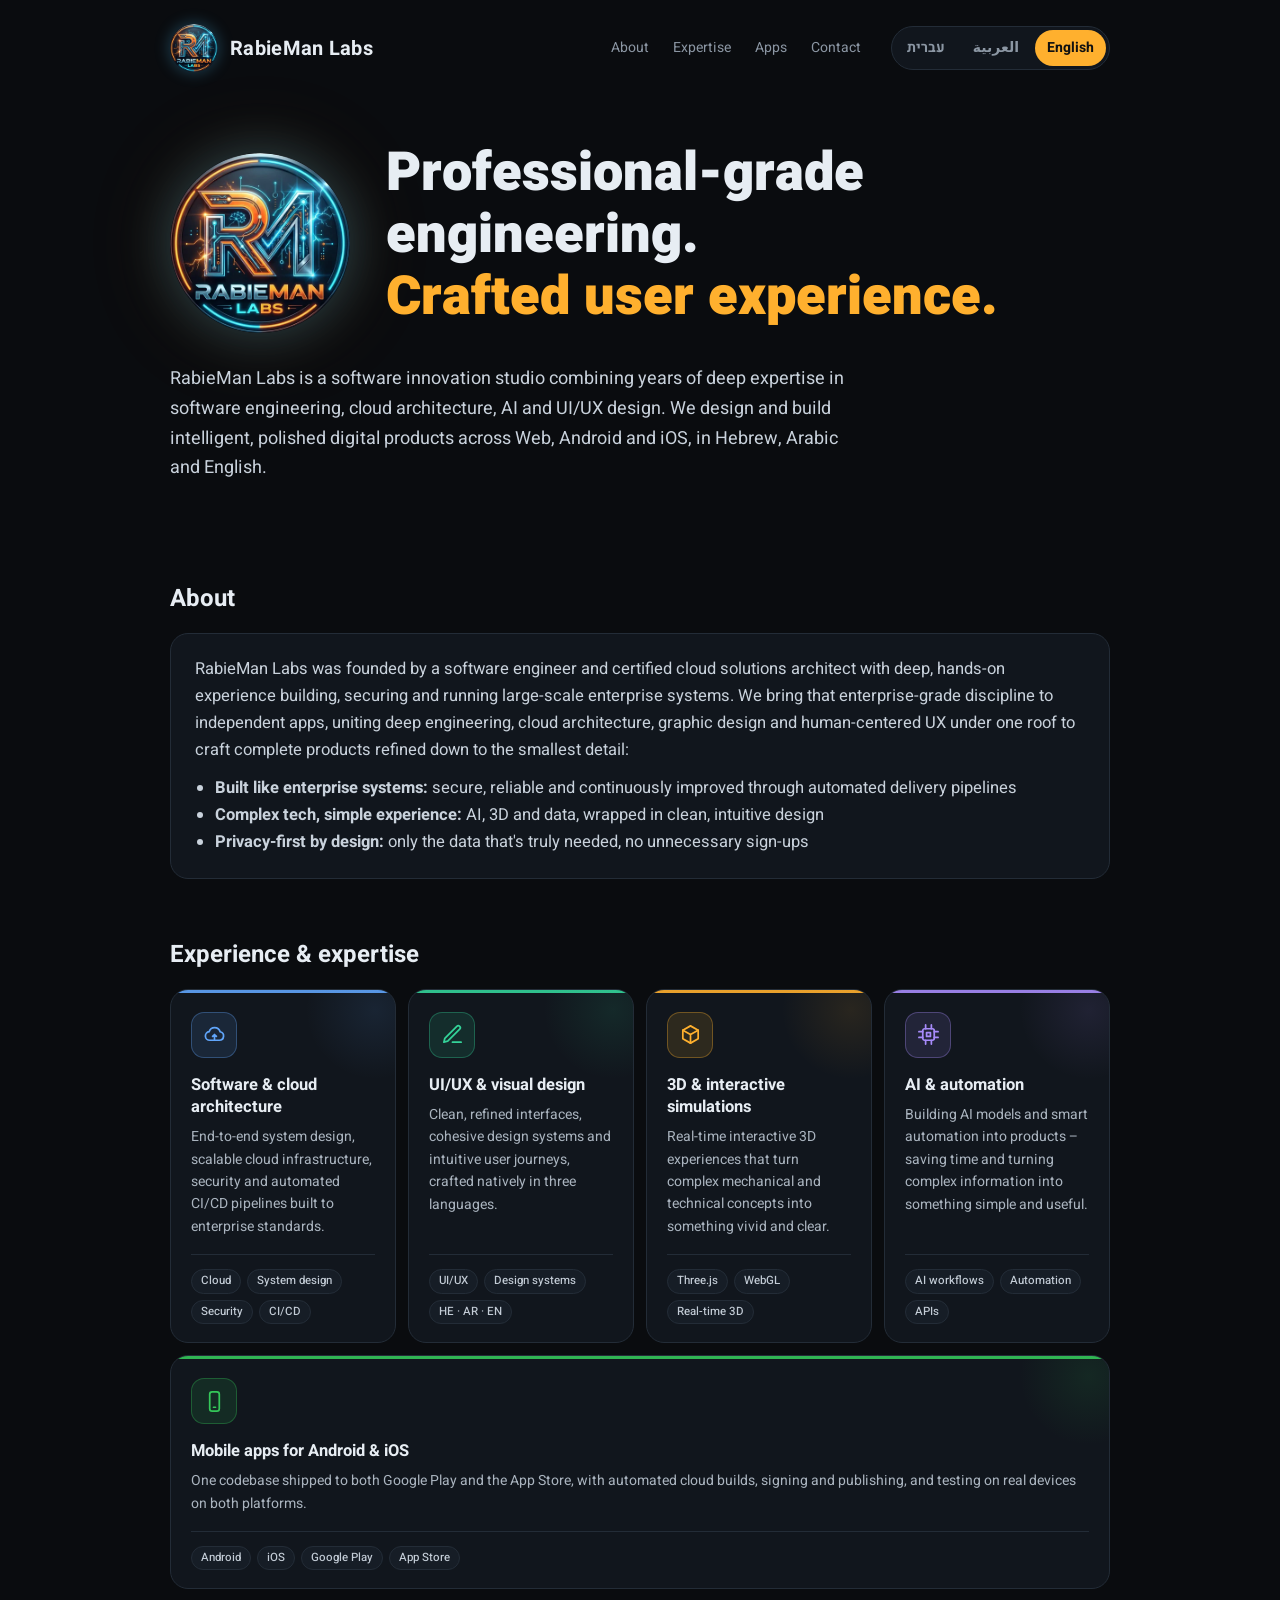
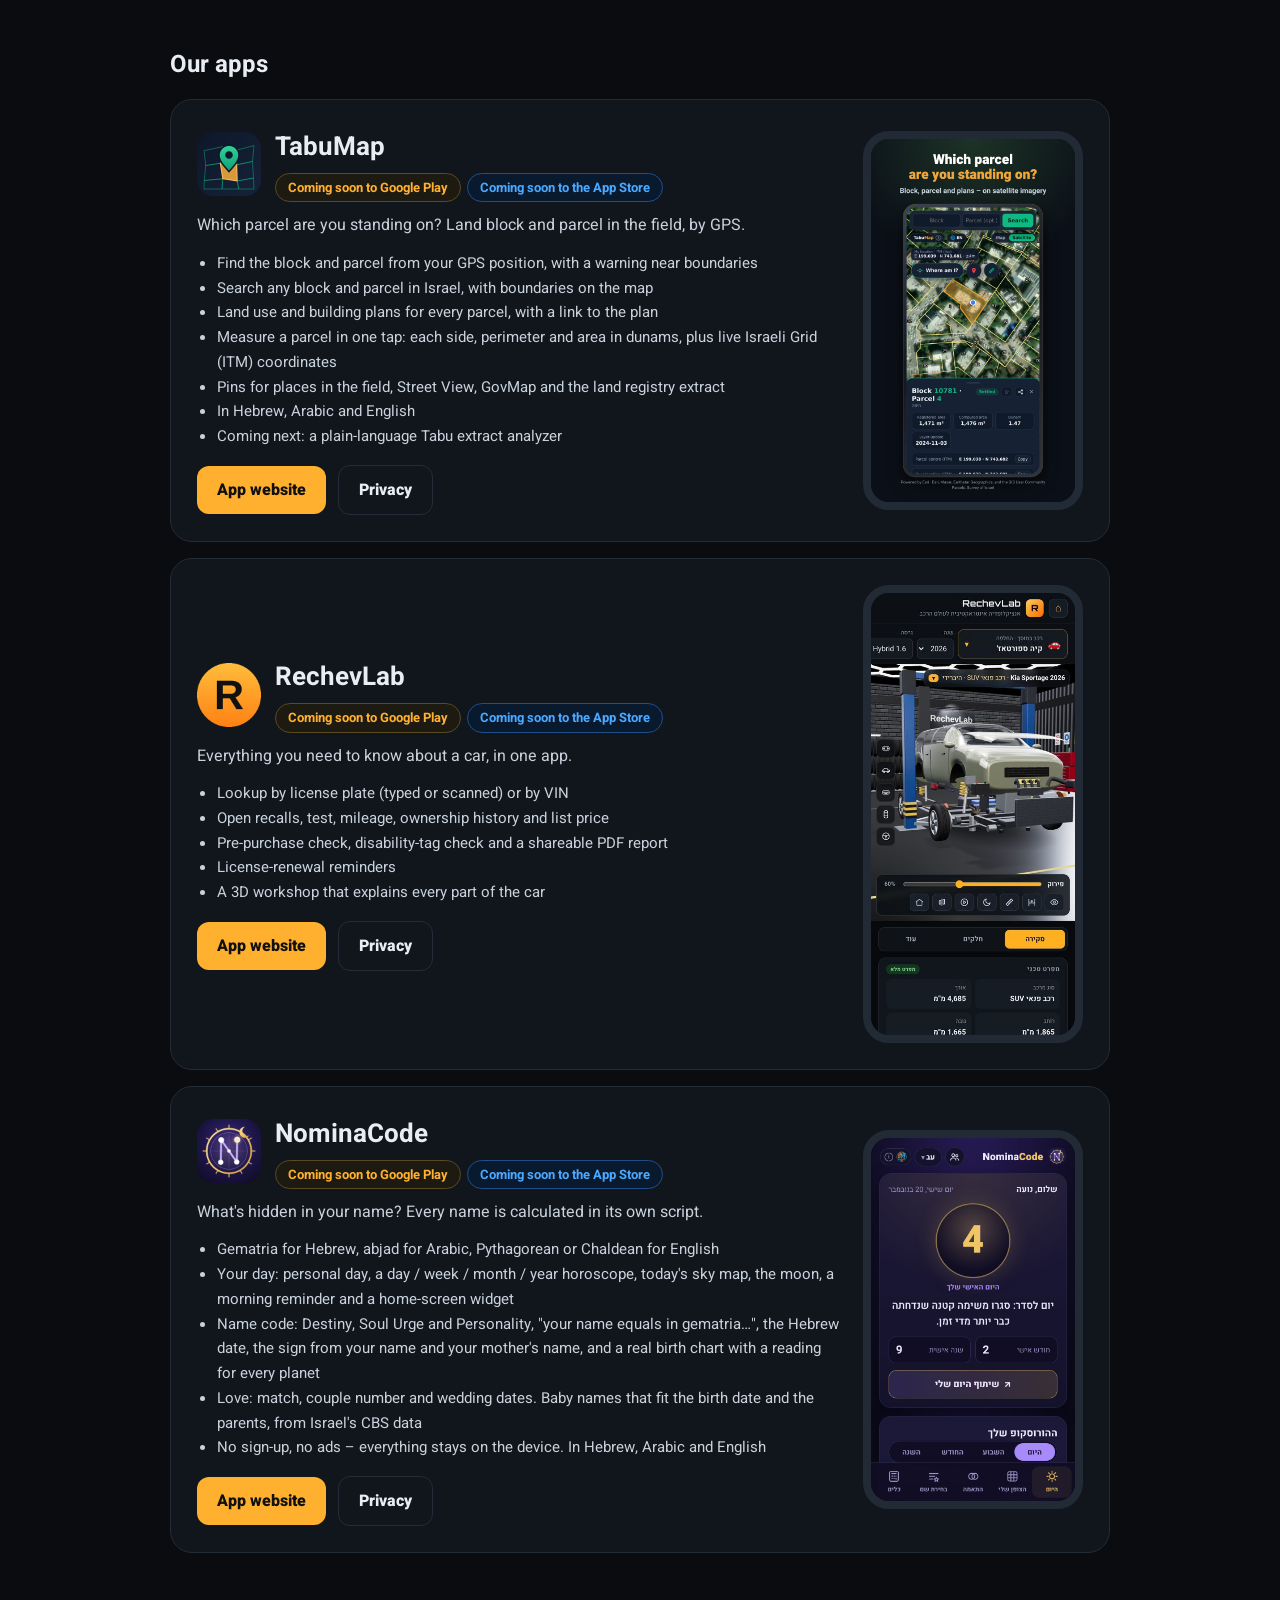
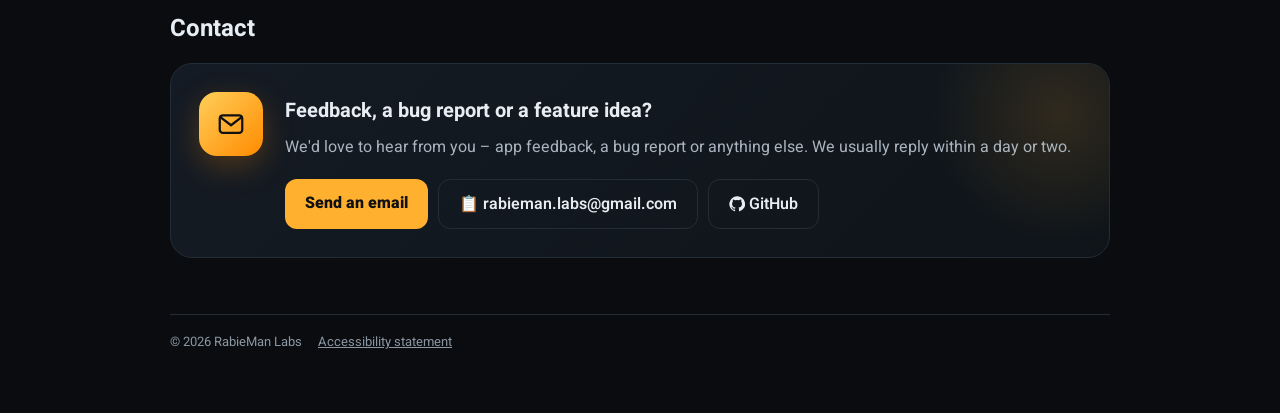
<file: index.html>
<!DOCTYPE html>
<html lang="he" dir="rtl">
<head>
<meta charset="utf-8">
<meta name="viewport" content="width=device-width, initial-scale=1">
<title>RabieMan Labs – אפליקציות וכלים חכמים</title>
<meta property="og:type" content="website">
<meta property="og:site_name" content="RabieMan Labs">
<meta property="og:title" content="RabieMan Labs – Professional-grade engineering. Crafted user experience.">
<meta property="og:description" content="Software engineering, cloud architecture, AI and UX/UI design – digital products in Hebrew, Arabic and English, across Web, Android and iOS. Home of RechevLab, TabuMap and NominaCode.">
<meta property="og:url" content="https://rabieman.github.io/">
<meta property="og:image" content="https://rabieman.github.io/img/og.jpg?v=2">
<meta property="og:image:width" content="1200">
<meta property="og:image:height" content="630">
<meta property="og:image:alt" content="RabieMan Labs – Professional-grade engineering. Crafted user experience.">
<meta property="og:locale" content="en_US">
<meta name="twitter:card" content="summary_large_image">
<meta name="twitter:title" content="RabieMan Labs – Professional-grade engineering. Crafted user experience.">
<meta name="twitter:description" content="Software engineering, cloud architecture, AI and UX/UI design – digital products in Hebrew, Arabic and English, across Web, Android and iOS. Home of RechevLab, TabuMap and NominaCode.">
<meta name="twitter:image" content="https://rabieman.github.io/img/og.jpg?v=2">
<meta name="description" content="RabieMan Labs – software engineering, systems architecture, cloud and UX design, turned into practical apps in Hebrew, Arabic and English, across Web, Android and iOS. Home of RechevLab, TabuMap and NominaCode.">
<link rel="canonical" href="https://rabieman.github.io/">
<script type="application/ld+json">
{
 "@context":"https://schema.org",
 "@graph":[
  {
   "@type":"Organization",
   "@id":"https://rabieman.github.io/#org",
   "name":"RabieMan Labs",
   "url":"https://rabieman.github.io/",
   "logo":"https://rabieman.github.io/img/logo.png",
   "image":"https://rabieman.github.io/img/og.jpg",
   "description":"Software engineering, cloud architecture, AI and UX/UI design – digital products in Hebrew, Arabic and English, across Web, Android and iOS.",
   "email":"rabieman.labs@gmail.com",
   "founder":{"@type":"Person","name":"Rabie Mansour"},
   "areaServed":"IL",
   "knowsLanguage":["he","ar","en"],
   "sameAs":["https://github.com/RabieMan"]
  },
  {
   "@type":"WebSite",
   "@id":"https://rabieman.github.io/#website",
   "url":"https://rabieman.github.io/",
   "name":"RabieMan Labs",
   "inLanguage":["he","ar","en"],
   "publisher":{"@id":"https://rabieman.github.io/#org"}
  }
 ]
}
</script>
<link rel="icon" href="img/favicon.png">
<link rel="preconnect" href="https://fonts.googleapis.com">
<link href="https://fonts.googleapis.com/css2?family=Heebo:wght@400;500;700;800;900&family=Cairo:wght@400;600;700;800;900&display=swap" rel="stylesheet">
<style>
:root{--bg:#0a0c0f;--card:#11161d;--line:#232c37;--tx:#e7edf3;--mut:#8b96a3;--acc:#ffb02e}
*{box-sizing:border-box}
body{margin:0;font-family:Heebo,"Segoe UI",system-ui,sans-serif;background:var(--bg);color:var(--tx);line-height:1.65}
html[lang="ar"] body{font-family:Cairo,Heebo,"Segoe UI",system-ui,sans-serif}
.wrap{max-width:980px;margin:0 auto;padding:24px 20px 60px}
header{display:flex;align-items:center;gap:12px}
.topnav{display:flex;gap:4px;margin-inline-start:auto}.topnav a{color:var(--mut);text-decoration:none;font-size:14px;padding:6px 10px;border-radius:16px}.topnav a:hover{color:inherit;background:var(--card)}.topnav+.lang{margin-inline-start:8px}.anchor{display:block;position:relative;top:-16px;visibility:hidden}html{scroll-behavior:smooth}@media (max-width:760px){.topnav{display:none}.topnav+.lang{margin-inline-start:auto}}

header img{width:48px;height:48px;border-radius:50%;box-shadow:0 0 16px rgba(80,200,255,.3)}
.emblem{display:block;width:180px;height:180px;border-radius:50%;margin:0 0 26px;box-shadow:0 0 50px rgba(80,200,255,.25),0 0 90px rgba(255,140,0,.15)}
.hrow{display:flex;align-items:center;gap:36px;margin-bottom:20px}.hrow .emblem{flex:none;margin:0}.hrow h1{margin:0}
@media (max-width:720px){.hrow{flex-direction:column;align-items:flex-start;gap:22px}.hrow .emblem{width:130px;height:130px;margin:0 auto}}
header b{font-size:20px;letter-spacing:.3px}
.lang{margin-inline-start:auto;display:flex;gap:4px;background:var(--card);border:1px solid var(--line);border-radius:22px;padding:3px}
.lang button{background:none;border:0;color:var(--mut);font:inherit;font-size:14px;font-weight:700;padding:6px 12px;border-radius:18px;cursor:pointer}
.lang button[aria-pressed="true"]{background:var(--acc);color:#111}
@media (max-width:480px){header b{display:none}.lang button{padding:6px 10px;font-size:13px}}
.hero{padding:70px 0 40px}
.hero h1{font-size:clamp(32px,6vw,54px);line-height:1.15;margin:0 0 16px;font-weight:900}
.hero h1 span{color:var(--acc)}
.hero p{font-size:18px;color:#c9d2dc;max-width:680px;margin:0}
h2{font-size:24px;margin:56px 0 14px}
.about{background:var(--card);border:1px solid var(--line);border-radius:18px;padding:22px 24px;color:#c9d2dc;font-size:16.5px}
.about ul{margin:10px 0 0;padding-inline-start:20px}
.caps{display:grid;grid-template-columns:repeat(4,1fr);gap:12px}.cap.wide{grid-column:1/-1}
.cap{background:var(--card);border:1px solid var(--line);border-radius:18px;padding:22px 20px 18px;position:relative;overflow:hidden;display:flex;flex-direction:column;transition:border-color .25s,transform .25s}
.cap:before{content:"";position:absolute;top:0;left:0;right:0;height:3px;background:var(--c);opacity:.9}
.cap:after{content:"";position:absolute;inset-inline-end:-50px;top:-50px;width:140px;height:140px;border-radius:50%;background:radial-gradient(var(--c),transparent 70%);opacity:.10;pointer-events:none}
.cap:hover{border-color:color-mix(in srgb,var(--c) 45%,var(--line));transform:translateY(-3px)}
.cap i{display:grid;place-items:center;width:46px;height:46px;border-radius:13px;font-style:normal;color:var(--c);background:color-mix(in srgb,var(--c) 12%,transparent);border:1px solid color-mix(in srgb,var(--c) 32%,transparent);margin-bottom:16px}
.cap i svg{width:23px;height:23px}
.cap b{display:block;font-size:16.5px;line-height:1.35;margin-bottom:8px}
.cap p{margin:0;color:#aab4bf;font-size:14px;line-height:1.6;flex:1}
.tags{display:flex;flex-wrap:wrap;gap:6px;margin-top:16px;padding-top:14px;border-top:1px solid var(--line)}
.tags span{font-size:11.5px;font-weight:500;color:#c3ccd6;background:#161d26;border:1px solid var(--line);border-radius:20px;padding:2px 9px;line-height:1.6}
@media (max-width:860px){.caps{grid-template-columns:repeat(2,1fr)}}
@media (max-width:480px){.caps{grid-template-columns:1fr}}
.app{display:grid;grid-template-columns:minmax(0,1fr) 220px;gap:24px;align-items:center;background:var(--card);border:1px solid var(--line);border-radius:22px;padding:26px}
.app .top{display:flex;align-items:center;gap:14px;margin-bottom:10px}
.app .top img{width:64px;height:64px;border-radius:16px}
.app h3{margin:0;font-size:26px}
.app .tag{display:inline-block;background:#1d1a12;border:1px solid #5a4a1f;color:var(--acc);border-radius:20px;padding:3px 12px;font-size:13px;font-weight:700}
.app p{margin:6px 0 12px;color:#c9d2dc}
.app ul{margin:0 0 16px;padding-inline-start:20px;color:#c9d2dc;font-size:15px}
.app .shot{width:100%;border-radius:26px;border:8px solid #222a35}
.app+.app{margin-top:16px}
.app .tag.dev{background:#0f2219;border-color:#1f5a43;color:#34d399}
.app .tag.ios{background:#0a1a2e;border-color:#1f4f8a;color:#4aa8ff;margin-inline-start:6px;margin-top:4px}
.lab{display:flex;gap:18px;align-items:center;margin-top:14px;background:linear-gradient(135deg,#121823,#0e1217);border:1px dashed #33404d;border-radius:20px;padding:20px 22px}
.lab .li{flex:none;width:58px;height:58px;border-radius:16px;display:grid;place-items:center;font-size:28px;background:linear-gradient(135deg,#60a5fa,#7c3aed)}
.lab h3{margin:0 0 4px;font-size:18px}
.lab p{margin:0;color:#aab4bf;font-size:14.5px}
.lab .tag{display:inline-block;margin-inline-start:8px;vertical-align:middle;font-size:11.5px;font-weight:700;color:#a5b4fc;border:1px solid #3b3f74;background:#171a33;border-radius:20px;padding:2px 10px}
.btn{display:inline-block;background:var(--acc);color:#111;text-decoration:none;font-weight:800;border-radius:12px;padding:11px 20px;margin-inline-end:8px}
.btn.ghost{background:none;color:var(--tx);border:1px solid var(--line)}
.cbox{display:flex;gap:22px;align-items:flex-start;background:linear-gradient(135deg,#141b24,#0f1419);border:1px solid var(--line);border-radius:22px;padding:28px;position:relative;overflow:hidden}
.cbox:before{content:"";position:absolute;inset-inline-end:-80px;top:-80px;width:260px;height:260px;border-radius:50%;background:radial-gradient(#ffb02e22,transparent 70%)}
.cico{flex:none;width:64px;height:64px;border-radius:18px;display:grid;place-items:center;color:#111;background:linear-gradient(135deg,#ffcf5a,#ff8a00);box-shadow:0 10px 30px rgba(255,140,0,.25)}
.ctx{position:relative}.ctx h3{margin:2px 0 8px;font-size:20px}.ctx p{margin:0 0 18px;color:#aab4bf;line-height:1.6}
.cact{display:flex;flex-wrap:wrap;gap:10px}.cact .btn{margin:0;font:inherit;font-weight:800;cursor:pointer}.cact .ghost{font-weight:600}.cmOk{color:#4ade80}
@media(max-width:600px){.cbox{flex-direction:column;padding:22px}.cact .btn{flex:1 1 100%;text-align:center}}
footer{border-top:1px solid var(--line);margin-top:56px;padding-top:16px;color:var(--mut);font-size:13px;display:flex;gap:16px;flex-wrap:wrap}
footer a{color:var(--mut)}
html[lang="he"] [data-l]:not([data-l="he"]),html[lang="en"] [data-l]:not([data-l="en"]),html[lang="ar"] [data-l]:not([data-l="ar"]){display:none!important}
@media (max-width:720px){.app{grid-template-columns:1fr}.app .shot{max-width:240px;justify-self:center}.hero{padding:44px 0 24px}.lab{flex-direction:column;align-items:flex-start}}
</style>
</head>
<body>
<div class="wrap">
<header>
 <img src="img/logo.png" alt="RabieMan Labs logo">
 <b>RabieMan Labs</b>
 <nav class="topnav" aria-label="Sections">
  <a href="#about"><span data-l="he">אודות</span><span data-l="ar">من نحن</span><span data-l="en">About</span></a>
  <a href="#expertise"><span data-l="he">מומחיות</span><span data-l="ar">الخبرة</span><span data-l="en">Expertise</span></a>
  <a href="#apps"><span data-l="he">אפליקציות</span><span data-l="ar">التطبيقات</span><span data-l="en">Apps</span></a>
  <a href="#contact"><span data-l="he">צור קשר</span><span data-l="ar">تواصل</span><span data-l="en">Contact</span></a>
 </nav>
 <div class="lang" role="group" aria-label="Language / שפה / اللغة">
  <button type="button" data-set="he" aria-pressed="true">עברית</button>
  <button type="button" data-set="ar" aria-pressed="false">العربية</button>
  <button type="button" data-set="en" aria-pressed="false">English</button>
 </div>
</header>

<section class="hero">
 <div class="hrow">
 <img class="emblem" src="img/rabieman-labs.webp" alt="RabieMan Labs logo" width="180" height="180">
 <div>
 <h1 data-l="he">הנדסת תוכנה מתקדמת. <br><span>חוויית משתמש מוקפדת.</span></h1>
 <h1 data-l="ar">هندسة برمجيات متقدمة. <br><span>وتجربة مستخدم متقنة.</span></h1>
 <h1 data-l="en">Professional-grade engineering. <br><span>Crafted user experience.</span></h1>
 </div>
 </div>
 <p data-l="he">RabieMan Labs היא מעבדת פיתוח וחדשנות המשלבת ניסיון רב-שנים בהנדסת תוכנה, ארכיטקטורת מערכות וענן, בינה מלאכותית ועיצוב חוויית משתמש (UI/UX). אנו מתכננים ובונים מוצרים דיגיטליים חכמים ומוקפדים ל-<bdi dir="ltr">Web</bdi>, <bdi dir="ltr">Android</bdi> ו-<bdi dir="ltr">iOS</bdi>, בעברית, בערבית ובאנגלית.</p>
 <p data-l="ar">RabieMan Labs استوديو لتطوير البرمجيات والابتكار يجمع بين سنوات طويلة من الخبرة في هندسة البرمجيات، بنية الأنظمة والسحابة، الذكاء الاصطناعي، وتصميم واجهات وتجربة المستخدم (UI/UX). نصمّم ونطوّر منتجات رقمية ذكية ومتقنة للويب ولمنصّتَي <bdi dir="ltr">Android</bdi> و&nbsp;<bdi dir="ltr">iOS</bdi>، بالعربية والعبرية والإنجليزية.</p>
 <p data-l="en">RabieMan Labs is a software innovation studio combining years of deep expertise in software engineering, cloud architecture, AI and UI/UX design. We design and build intelligent, polished digital products across Web, Android and iOS, in Hebrew, Arabic and English.</p>
</section>

<a class="anchor" id="about"></a>
<h2 data-l="he">אודות</h2>
<h2 data-l="ar">من نحن</h2>
<h2 data-l="en">About</h2>
<div class="about">
 <div data-l="he">
  <p style="margin:0">RabieMan Labs נוסדה על ידי מהנדס תוכנה וארכיטקט פתרונות ענן מוסמך, בעל ניסיון מעשי עמוק בבנייה, אבטחה והפעלה של מערכות ארגוניות רחבות היקף. אנו מביאים את אותה רמה מקצועית לאפליקציות עצמאיות, ומשלבים תחת קורת גג אחת הנדסה מעמיקה, ארכיטקטורת ענן, עיצוב גרפי וחוויית משתמש שבמרכזה האדם, כדי ליצור מוצרים שלמים ומלוטשים עד הפרט האחרון:</p>
  <ul><li><b>בנויות כמו מערכות ארגוניות:</b> מאובטחות, אמינות ומשתפרות כל הזמן בזכות תהליכי פיתוח והפצה אוטומטיים</li><li><b>טכנולוגיה מורכבת, חוויה פשוטה:</b> AI, תלת-ממד ודאטה בעיצוב נקי ואינטואיטיבי</li><li><b>פרטיות כבר מהתכנון:</b> רק המידע שבאמת נחוץ, בלי הרשמות מיותרות</li></ul>
 </div>
 <div data-l="ar">
  <p style="margin:0">أسّس RabieMan Labs مهندس برمجيات ومعماري حلول سحابية معتمد، يتمتع بخبرة عملية عميقة في بناء وتأمين وتشغيل أنظمة مؤسسية واسعة النطاق. ننقل هذا المستوى المهني إلى التطبيقات المستقلة، فنجمع تحت سقف واحد بين الهندسة المتقنة وهندسة السحابة والتصميم الجرافيكي وتجربة المستخدم المتمحورة حول الإنسان، لنصنع منتجات متكاملة مصقولة حتى أدق التفاصيل:</p>
  <ul><li><b>مبنية كأنظمة المؤسسات:</b> آمنة وموثوقة وتتحسن باستمرار عبر عمليات تطوير ونشر مؤتمتة</li><li><b>تقنية معقدة، تجربة بسيطة:</b> ذكاء اصطناعي وتقنيات ثلاثية الأبعاد وبيانات، بتصميم نظيف وبديهي</li><li><b>الخصوصية أولاً منذ التصميم:</b> فقط البيانات الضرورية فعلاً، دون تسجيلات غير لازمة</li></ul>
 </div>
 <div data-l="en">
  <p style="margin:0">RabieMan Labs was founded by a software engineer and certified cloud solutions architect with deep, hands-on experience building, securing and running large-scale enterprise systems. We bring that enterprise-grade discipline to independent apps, uniting deep engineering, cloud architecture, graphic design and human-centered UX under one roof to craft complete products refined down to the smallest detail:</p>
  <ul><li><b>Built like enterprise systems:</b> secure, reliable and continuously improved through automated delivery pipelines</li><li><b>Complex tech, simple experience:</b> AI, 3D and data, wrapped in clean, intuitive design</li><li><b>Privacy-first by design:</b> only the data that's truly needed, no unnecessary sign-ups</li></ul>
 </div>
</div>

<a class="anchor" id="expertise"></a>
<h2 data-l="he">ניסיון ומומחיות</h2>
<h2 data-l="ar">الخبرة والتخصص</h2>
<h2 data-l="en">Experience &amp; expertise</h2>
<div class="caps">
 <div class="cap" style="--c:#60a5fa"><i aria-hidden="true"><svg viewBox="0 0 24 24" fill="none" stroke="currentColor" stroke-width="1.8" stroke-linecap="round" stroke-linejoin="round"><path d="M7 18a4.5 4.5 0 0 1-.6-8.96A6 6 0 0 1 17.9 9.1 4.5 4.5 0 0 1 17 18z"/><path d="m10 14 2-2 2 2M12 12v5"/></svg></i>
  <b data-l="he">ארכיטקטורת תוכנה וענן</b><b data-l="ar">هندسة البرمجيات والسحابة</b><b data-l="en">Software &amp; cloud architecture</b>
  <p data-l="he">תכנון מערכות מקצה לקצה, תשתיות ענן שגדלות עם המוצר, אבטחה ותהליכי CI/CD אוטומטיים ברמה ארגונית.</p><p data-l="ar">تصميم أنظمة متكاملة وبنية سحابية قابلة للتوسع، مع أمان وعمليات CI/CD مؤتمتة بمستوى مؤسسي.</p><p data-l="en">End-to-end system design, scalable cloud infrastructure, security and automated CI/CD pipelines built to enterprise standards.</p>
  <div class="tags" dir="ltr"><span>Cloud</span><span>System design</span><span>Security</span><span>CI/CD</span></div></div>
 <div class="cap" style="--c:#34d399"><i aria-hidden="true"><svg viewBox="0 0 24 24" fill="none" stroke="currentColor" stroke-width="1.8" stroke-linecap="round" stroke-linejoin="round"><path d="M12 20h9"/><path d="M16.5 3.5a2.12 2.12 0 0 1 3 3L7 19l-4 1 1-4z"/></svg></i>
  <b data-l="he">עיצוב גרפי וחוויית משתמש</b><b data-l="ar">التصميم الجرافيكي وتجربة المستخدم</b><b data-l="en">UI/UX &amp; visual design</b>
  <p data-l="he">עיצוב ממשקים נקיים ומדויקים, מערכות עיצוב מוקפדות וחוויית משתמש אינטואיטיבית, המותאמת באופן טבעי לשלוש שפות.</p><p data-l="ar">تصميم واجهات نظيفة ومتقنة وتجربة استخدام سلسة وبديهية مصممة بشكل طبيعي بثلاث لغات.</p><p data-l="en">Clean, refined interfaces, cohesive design systems and intuitive user journeys, crafted natively in three languages.</p>
  <div class="tags" dir="ltr"><span>UI/UX</span><span>Design systems</span><span>HE · AR · EN</span></div></div>
 <div class="cap" style="--c:#ffb02e"><i aria-hidden="true"><svg viewBox="0 0 24 24" fill="none" stroke="currentColor" stroke-width="1.8" stroke-linecap="round" stroke-linejoin="round"><path d="M12 3 20 7.5v9L12 21l-8-4.5v-9z"/><path d="M12 12l8-4.5M12 12v9M12 12 4 7.5"/></svg></i>
  <b data-l="he">תלת-ממד והדמיות אינטראקטיביות</b><b data-l="ar">رسوميات ثلاثية الأبعاد ومحاكاة تفاعلية</b><b data-l="en">3D &amp; interactive simulations</b>
  <p data-l="he">חוויות תלת-ממד אינטראקטיביות בזמן אמת, שהופכות מערכות הנדסיות מורכבות לחוויה חיה וברורה.</p><p data-l="ar">تجارب تفاعلية ثلاثية الأبعاد في الوقت الفعلي تحوّل الأنظمة الهندسية المعقدة إلى تجربة بصرية حية وواضحة.</p><p data-l="en">Real-time interactive 3D experiences that turn complex mechanical and technical concepts into something vivid and clear.</p>
  <div class="tags" dir="ltr"><span>Three.js</span><span>WebGL</span><span>Real-time 3D</span></div></div>
 <div class="cap" style="--c:#a78bfa"><i aria-hidden="true"><svg viewBox="0 0 24 24" fill="none" stroke="currentColor" stroke-width="1.8" stroke-linecap="round" stroke-linejoin="round"><rect x="6" y="6" width="12" height="12" rx="2"/><path d="M10 10h4v4h-4zM9 2v4M15 2v4M9 18v4M15 18v4M2 9h4M2 15h4M18 9h4M18 15h4"/></svg></i>
  <b data-l="he">בינה מלאכותית ואוטומציה</b><b data-l="ar">الذكاء الاصطناعي والأتمتة</b><b data-l="en">AI &amp; automation</b>
  <p data-l="he">שילוב מודלי AI ואוטומציות חכמות בתוך המוצרים, כדי לחסוך זמן ולהפוך מידע מורכב לפשוט ושימושי.</p><p data-l="ar">دمج نماذج الذكاء الاصطناعي والأتمتة الذكية داخل المنتجات لتوفير الوقت وتحويل المعلومات المعقدة إلى بسيطة ومفيدة.</p><p data-l="en">Building AI models and smart automation into products – saving time and turning complex information into something simple and useful.</p>
  <div class="tags" dir="ltr"><span>AI workflows</span><span>Automation</span><span>APIs</span></div></div>
 <div class="cap wide" style="--c:#34c759"><i aria-hidden="true"><svg viewBox="0 0 24 24" fill="none" stroke="currentColor" stroke-width="1.8" stroke-linecap="round" stroke-linejoin="round"><rect x="7" y="2" width="10" height="20" rx="2.5"/><path d="M11 18h2"/></svg></i>
  <b data-l="he">אפליקציות מובייל ל-<bdi dir="ltr">Android</bdi> ול-<bdi dir="ltr">iOS</bdi></b><b data-l="ar">تطبيقات الهاتف لـ <bdi dir="ltr">Android</bdi> و&nbsp;<bdi dir="ltr">iOS</bdi></b><b data-l="en">Mobile apps for Android &amp; iOS</b>
  <p data-l="he">בסיס קוד אחד שמופץ גם ב-<bdi dir="ltr">Google Play</bdi> וגם ב-<bdi dir="ltr">App Store</bdi>, עם בנייה, חתימה ופרסום אוטומטיים בענן, ובדיקות על מכשירים אמיתיים בשתי הפלטפורמות.</p><p data-l="ar">قاعدة برمجية واحدة تُنشر على <bdi dir="ltr">Google Play</bdi> و&nbsp;<bdi dir="ltr">App Store</bdi> معًا، مع بناء وتوقيع ونشر مؤتمت في السحابة، واختبارات على أجهزة حقيقية في المنصتين.</p><p data-l="en">One codebase shipped to both Google Play and the App Store, with automated cloud builds, signing and publishing, and testing on real devices on both platforms.</p>
  <div class="tags" dir="ltr"><span>Android</span><span>iOS</span><span>Google Play</span><span>App Store</span></div></div>
</div>

<a class="anchor" id="apps"></a>
<h2 data-l="he">האפליקציות שלנו</h2>
<h2 data-l="ar">تطبيقاتنا</h2>
<h2 data-l="en">Our apps</h2>
<article class="app">
 <div>
  <div class="top"><img src="img/tabumap.png" alt=""><div><h3>TabuMap</h3><span class="tag" data-l="he">בקרוב ב-Google Play</span><span class="tag" data-l="ar">قريبًا على Google Play</span><span class="tag" data-l="en">Coming soon to Google Play</span><span class="tag ios" data-l="he">בקרוב ב-App Store</span><span class="tag ios" data-l="ar">قريبًا على App Store</span><span class="tag ios" data-l="en">Coming soon to the App Store</span></div></div>
  <p data-l="he">על איזו חלקה אתם עומדים? גוש וחלקה בשטח, לפי GPS.</p>
  <p data-l="ar">على أي قسيمة تقف؟ الحوض والقسيمة في الميدان، حسب الـ GPS.</p>
  <p data-l="en">Which parcel are you standing on? Land block and parcel in the field, by GPS.</p>
  <ul data-l="he"><li>איתור גוש וחלקה לפי GPS, עם התראה כשאתם ליד גבול</li><li>חיפוש גוש וחלקה בכל הארץ, עם גבולות המגרשים על המפה</li><li>ייעוד הקרקע ותוכניות הבנייה לכל חלקה, עם קישור למבא״ת</li><li>מדידת חלקה בלחיצה: אורך כל צלע, היקף ושטח בדונם, ונ״צ רשת ישראל בזמן אמת</li><li>נעצים למיקומים בשטח, Street View, GovMap ונסח טאבו</li><li>בעברית, בערבית ובאנגלית</li><li>בהמשך: מפענח נסחי טאבו בשפה פשוטה</li></ul>
  <ul data-l="ar"><li>تحديد الحوض والقسيمة حسب الـ GPS، مع تنبيه عند الاقتراب من الحدود</li><li>البحث حسب الحوض والقسيمة في كل البلاد، مع حدود القسائم على الخارطة</li><li>تخصيص الأرض والخرائط الهيكلية لكل قسيمة، مع رابط إلى موقع التخطيط</li><li>قياس القسيمة بنقرة: طول كل ضلع، المحيط والمساحة بالدونم، وإحداثيات الشبكة الإسرائيلية مباشرةً</li><li>دبابيس للمواقع في الميدان، Street View وGovMap ونسخة طابو</li><li>بالعربية والعبرية والإنجليزية</li><li>قريبًا: محلل لنسخ الطابو بلغة بسيطة</li></ul>
  <ul data-l="en"><li>Find the block and parcel from your GPS position, with a warning near boundaries</li><li>Search any block and parcel in Israel, with boundaries on the map</li><li>Land use and building plans for every parcel, with a link to the plan</li><li>Measure a parcel in one tap: each side, perimeter and area in dunams, plus live Israeli Grid (ITM) coordinates</li><li>Pins for places in the field, Street View, GovMap and the land registry extract</li><li>In Hebrew, Arabic and English</li><li>Coming next: a plain-language Tabu extract analyzer</li></ul>
  <a class="btn" href="https://rabieman.github.io/tabumap-site/"><span data-l="he">לאתר האפליקציה</span><span data-l="ar">موقع التطبيق</span><span data-l="en">App website</span></a>
  <a class="btn ghost" href="https://rabieman.github.io/tabumap-site/privacy.html"><span data-l="he">פרטיות</span><span data-l="ar">الخصوصية</span><span data-l="en">Privacy</span></a>
 </div>
 <img class="shot" data-l="he" src="img/tabumap-shot-he.jpg?v=5" alt="TabuMap"><img class="shot" data-l="ar" src="img/tabumap-shot-ar.jpg?v=5" alt="TabuMap"><img class="shot" data-l="en" src="img/tabumap-shot-en.jpg?v=5" alt="TabuMap">
</article>

<article class="app">
 <div>
  <div class="top"><img src="img/rechevlab.png" alt=""><div><h3>RechevLab</h3><span class="tag" data-l="he">בקרוב ב-Google Play</span><span class="tag" data-l="ar">قريبًا على Google Play</span><span class="tag" data-l="en">Coming soon to Google Play</span><span class="tag ios" data-l="he">בקרוב ב-App Store</span><span class="tag ios" data-l="ar">قريبًا على App Store</span><span class="tag ios" data-l="en">Coming soon to the App Store</span></div></div>
  <p data-l="he">כל מה שצריך לדעת על רכב, באפליקציה אחת.</p>
  <p data-l="ar">كل ما تحتاج معرفته عن السيارة، في تطبيق واحد.</p>
  <p data-l="en">Everything you need to know about a car, in one app.</p>
  <ul data-l="he"><li>בדיקת רכב לפי מספר רישוי (גם בסריקה במצלמה) או לפי מספר שלדה</li><li>ריקולים פתוחים, טסט, ק"מ, היסטוריית בעלות ומחיר מחירון</li><li>בדיקה לפני קנייה, בדיקת תו נכה ודוח PDF לשיתוף</li><li>תזכורות לחידוש רישיון</li><li>מוסך תלת-ממד שמסביר כל חלק ברכב</li></ul>
  <ul data-l="ar"><li>فحص السيارة حسب رقم اللوحة (كتابةً أو بالمسح بالكاميرا) أو رقم الشاصي</li><li>الاستدعاءات المفتوحة، الفحص، الكيلومترات، تاريخ الملكية والسعر</li><li>فحص قبل الشراء، فحص شارة الإعاقة وتقرير PDF للمشاركة</li><li>تذكيرات تجديد الترخيص</li><li>ورشة ثلاثية الأبعاد تشرح كل قطعة في السيارة</li></ul>
  <ul data-l="en"><li>Lookup by license plate (typed or scanned) or by VIN</li><li>Open recalls, test, mileage, ownership history and list price</li><li>Pre-purchase check, disability-tag check and a shareable PDF report</li><li>License-renewal reminders</li><li>A 3D workshop that explains every part of the car</li></ul>
  <a class="btn" href="https://rabieman.github.io/rechevlab-site/"><span data-l="he">לאתר האפליקציה</span><span data-l="ar">موقع التطبيق</span><span data-l="en">App website</span></a>
  <a class="btn ghost" href="https://rabieman.github.io/rechevlab-site/privacy.html"><span data-l="he">פרטיות</span><span data-l="ar">الخصوصية</span><span data-l="en">Privacy</span></a>
 </div>
 <img class="shot" src="img/rechevlab-shot.jpg" alt="RechevLab">
</article>

<article class="app">
 <div>
  <div class="top"><img src="img/nominacode.png" alt=""><div><h3>NominaCode</h3><span class="tag" data-l="he">בקרוב ב-Google Play</span><span class="tag" data-l="ar">قريبًا على Google Play</span><span class="tag" data-l="en">Coming soon to Google Play</span><span class="tag ios" data-l="he">בקרוב ב-App Store</span><span class="tag ios" data-l="ar">قريبًا على App Store</span><span class="tag ios" data-l="en">Coming soon to the App Store</span></div></div>
  <p data-l="he">מה מסתתר בשם שלך? צופן השם – כל שם מחושב בכתב שלו.</p>
  <p data-l="ar">ماذا يخفي اسمك؟ شفرة الاسم – كل اسم يُحسب بأبجديته.</p>
  <p data-l="en">What's hidden in your name? Every name is calculated in its own script.</p>
  <ul data-l="he"><li>גימטריה לעברית, אבג׳ד לערבית ופיתגורס או כלדאי לאנגלית</li><li>היום שלך: מספר יום אישי, הורוסקופ ליום, לשבוע, לחודש ולשנה, מפת השמיים היום, הירח, תזכורת בוקר וווידג׳ט למסך הבית</li><li>צופן השם: ייעוד, תשוקת הנשמה ואישיות, "השם שלך שווה בגימטריה ל…", התאריך העברי, המזל לפי השם ושם האם ומפת לידה אמיתית עם פרשנות לכל כוכב</li><li>זוגיות: התאמה, מספר זוגי ותאריכים לחתונה. בחירת שם לתינוק לפי התאריך וההורים, מנתוני הלמ״ס</li><li>בלי הרשמה ובלי פרסומות, הכול נשאר במכשיר. בעברית, בערבית ובאנגלית</li></ul>
  <ul data-l="ar"><li>الجُمَّل (أبجد) للعربية، الجماتريا للعبرية، وفيثاغورس أو الكلداني للإنجليزية</li><li>يومك: رقم اليوم الشخصي، حظك اليوم والأسبوع والشهر والسنة، خريطة السماء اليوم، القمر، تذكير صباحي وأداة للشاشة الرئيسية</li><li>شفرة الاسم: رقم المصير ورغبة الروح والشخصية، برجك من اسمك واسم أمك بحساب الجُمَّل، معنى الاسم وخريطة ميلاد حقيقية مع تفسير لكل كوكب</li><li>التوافق: توافق الأسماء بحساب الجُمَّل، الرقم الزوجي ومواعيد للزفاف. اسم للمولود يناسب التاريخ والوالدين</li><li>بلا تسجيل وبلا إعلانات، كل شيء يبقى على الجهاز. بالعربية والعبرية والإنجليزية</li></ul>
  <ul data-l="en"><li>Gematria for Hebrew, abjad for Arabic, Pythagorean or Chaldean for English</li><li>Your day: personal day, a day / week / month / year horoscope, today's sky map, the moon, a morning reminder and a home-screen widget</li><li>Name code: Destiny, Soul Urge and Personality, "your name equals in gematria…", the Hebrew date, the sign from your name and your mother's name, and a real birth chart with a reading for every planet</li><li>Love: match, couple number and wedding dates. Baby names that fit the birth date and the parents, from Israel's CBS data</li><li>No sign-up, no ads – everything stays on the device. In Hebrew, Arabic and English</li></ul>
  <a class="btn" href="https://rabieman.github.io/nominacode-site/"><span data-l="he">לאתר האפליקציה</span><span data-l="ar">موقع التطبيق</span><span data-l="en">App website</span></a>
  <a class="btn ghost" href="https://rabieman.github.io/nominacode-site/privacy.html"><span data-l="he">פרטיות</span><span data-l="ar">الخصوصية</span><span data-l="en">Privacy</span></a>
 </div>
 <img class="shot" src="img/nominacode-shot.jpg" alt="NominaCode">
</article>

<a class="anchor" id="contact"></a>
<h2 data-l="he">יצירת קשר</h2>
<h2 data-l="ar">تواصل معنا</h2>
<h2 data-l="en">Contact</h2>
<div class="cbox">
 <div class="cico" aria-hidden="true"><svg viewBox="0 0 24 24" width="30" height="30" fill="none" stroke="currentColor" stroke-width="1.8" stroke-linecap="round" stroke-linejoin="round"><rect x="3" y="5" width="18" height="14" rx="2.5"/><path d="m3.5 6.5 8.5 6.5 8.5-6.5"/></svg></div>
 <div class="ctx">
  <h3><span data-l="he">יש שאלה, משוב או רעיון לשיפור?</span><span data-l="ar">لديك سؤال أو ملاحظة أو فكرة للتحسين؟</span><span data-l="en">Feedback, a bug report or a feature idea?</span></h3>
  <p><span data-l="he">נשמח לשמוע ממך. משוב על האפליקציות, דיווח על תקלה או כל פנייה אחרת – אנחנו עונים בדרך כלל תוך יום-יומיים.</span><span data-l="ar">يسعدنا أن نسمع منك – ملاحظات على التطبيقات، بلاغ عن عطل أو أي استفسار آخر. نردّ عادةً خلال يوم أو يومين.</span><span data-l="en">We'd love to hear from you – app feedback, a bug report or anything else. We usually reply within a day or two.</span></p>
  <div class="cact">
   <a class="btn" href="mailto:rabieman.labs@gmail.com"><span data-l="he">שליחת מייל</span><span data-l="ar">إرسال بريد</span><span data-l="en">Send an email</span></a>
   <button class="btn ghost" type="button" id="copyMail" title="Copy · העתקה · نسخ">📋 <span class="cmTx" dir="ltr">rabieman.labs@gmail.com</span> <span class="cmOk" hidden>✓</span></button>
     <a class="btn ghost" href="https://github.com/RabieMan" rel="noopener" target="_blank"><svg viewBox="0 0 24 24" width="16" height="16" fill="currentColor" aria-hidden="true" style="vertical-align:-3px"><path d="M12 .5a11.5 11.5 0 0 0-3.64 22.42c.58.1.79-.25.79-.56v-2c-3.2.7-3.88-1.37-3.88-1.37-.52-1.33-1.28-1.69-1.28-1.69-1.05-.71.08-.7.08-.7 1.16.08 1.77 1.19 1.77 1.19 1.03 1.77 2.7 1.26 3.36.96.1-.75.4-1.26.73-1.55-2.55-.29-5.24-1.28-5.24-5.69 0-1.26.45-2.29 1.19-3.1-.12-.29-.52-1.46.11-3.05 0 0 .97-.31 3.18 1.18a11 11 0 0 1 5.79 0c2.2-1.49 3.17-1.18 3.17-1.18.63 1.59.23 2.76.11 3.05.74.81 1.19 1.84 1.19 3.1 0 4.42-2.69 5.39-5.26 5.68.41.36.78 1.06.78 2.14v3.17c0 .31.21.67.8.56A11.5 11.5 0 0 0 12 .5Z"/></svg> GitHub</a>
  </div>
 </div>
</div>

<footer><span>© 2026 RabieMan Labs</span><a href="accessibility.html"><span data-l="he">הצהרת נגישות</span><span data-l="ar">بيان إمكانية الوصول</span><span data-l="en">Accessibility statement</span></a></footer>
</div>
<script>
(function(){
 var root=document.documentElement,btns=document.querySelectorAll('.lang button');
 var TITLES={he:'RabieMan Labs – אפליקציות וכלים חכמים',ar:'RabieMan Labs – تطبيقات وأدوات ذكية',en:'RabieMan Labs – Practical apps & smart tools'};
 function set(l){root.lang=l;root.dir=l==='en'?'ltr':'rtl';document.title=TITLES[l]||TITLES.he;btns.forEach(function(b){b.setAttribute('aria-pressed',b.dataset.set===l)});try{localStorage.setItem('rl_lang',l)}catch(e){}}
 var saved=null;try{saved=localStorage.getItem('rl_lang')}catch(e){}
 var nav=(navigator.language||'he').toLowerCase();
 set(saved||(nav.indexOf('he')===0||nav.indexOf('iw')===0?'he':nav.indexOf('ar')===0?'ar':'en'));
 btns.forEach(function(b){b.addEventListener('click',function(){set(b.dataset.set)})});
 var cm=document.getElementById('copyMail');if(cm)cm.addEventListener('click',function(){var ok=cm.querySelector('.cmOk');try{navigator.clipboard.writeText('rabieman.labs@gmail.com').then(function(){ok.hidden=false;setTimeout(function(){ok.hidden=true},1600)})}catch(e){location.href='mailto:rabieman.labs@gmail.com'}});
})();
</script>
</body>
</html>
</file>
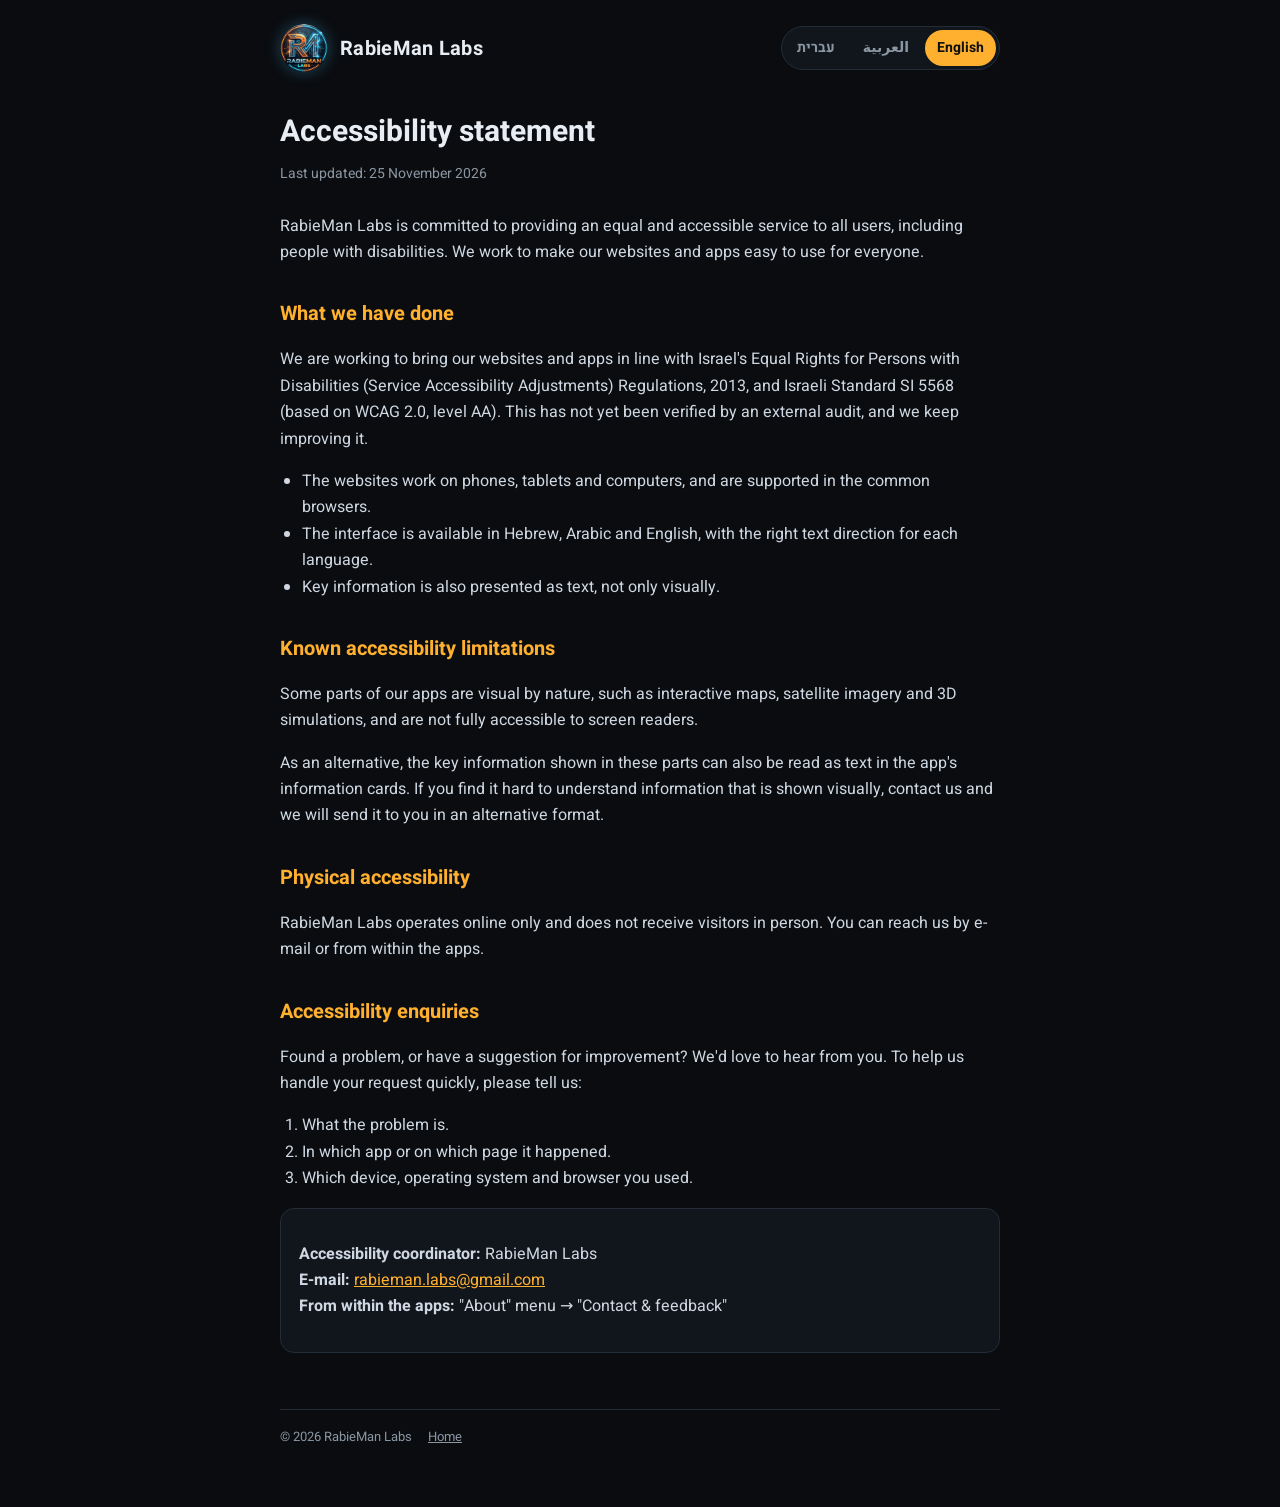
<file: accessibility.html>
<!DOCTYPE html>
<html lang="he" dir="rtl">
<head>
<meta charset="utf-8">
<meta name="viewport" content="width=device-width, initial-scale=1">
<title>הצהרת נגישות – RabieMan Labs</title>
<meta name="description" content="Accessibility statement – RabieMan Labs | הצהרת נגישות | بيان إمكانية الوصول">
<link rel="canonical" href="https://rabieman.github.io/accessibility.html">
<meta property="og:type" content="website">
<meta property="og:site_name" content="RabieMan Labs">
<meta property="og:title" content="Accessibility statement – RabieMan Labs">
<meta property="og:description" content="How RabieMan Labs makes its websites and apps accessible, known limitations and how to contact us. In Hebrew, Arabic and English.">
<meta property="og:url" content="https://rabieman.github.io/accessibility.html">
<meta property="og:image" content="https://rabieman.github.io/img/og.jpg?v=2">
<meta property="og:image:width" content="1200">
<meta property="og:image:height" content="630">
<meta property="og:image:alt" content="RabieMan Labs">
<meta name="twitter:card" content="summary_large_image">
<meta name="twitter:image" content="https://rabieman.github.io/img/og.jpg?v=2">
<link rel="icon" href="img/favicon.png">
<link rel="preconnect" href="https://fonts.googleapis.com">
<link href="https://fonts.googleapis.com/css2?family=Heebo:wght@400;500;700;800;900&family=Cairo:wght@400;600;700;800;900&display=swap" rel="stylesheet">
<style>
:root{--bg:#0a0c0f;--card:#11161d;--line:#232c37;--tx:#e7edf3;--mut:#8b96a3;--acc:#ffb02e}
*{box-sizing:border-box}
body{margin:0;font-family:Heebo,"Segoe UI",system-ui,sans-serif;background:var(--bg);color:var(--tx);line-height:1.65}
html[lang="ar"] body{font-family:Cairo,Heebo,"Segoe UI",system-ui,sans-serif}
.wrap{max-width:760px;margin:0 auto;padding:24px 20px 60px}
header{display:flex;align-items:center;gap:12px}
header img{width:48px;height:48px;border-radius:50%;box-shadow:0 0 16px rgba(80,200,255,.3)}
header b{font-size:20px;letter-spacing:.3px}
header a{color:inherit;text-decoration:none;display:flex;align-items:center;gap:12px}
.lang{margin-inline-start:auto;display:flex;gap:4px;background:var(--card);border:1px solid var(--line);border-radius:22px;padding:3px}
.lang button{background:none;border:0;color:var(--mut);font:inherit;font-size:14px;font-weight:700;padding:6px 12px;border-radius:18px;cursor:pointer}
.lang button[aria-pressed="true"]{background:var(--acc);color:#111}
@media (max-width:480px){header b{display:none}.lang button{padding:6px 10px;font-size:13px}}
h1{font-size:30px;margin:36px 0 4px}
.upd{color:var(--mut);margin:0 0 28px;font-size:14px}
h2{font-size:20px;margin:32px 0 8px;color:var(--acc)}
p,li{color:#cfd8e2}
ul,ol{padding-inline-start:22px}
.contact{background:var(--card);border:1px solid var(--line);border-radius:14px;padding:16px 18px;margin-top:12px}
.contact a{color:var(--acc)}
footer{border-top:1px solid var(--line);margin-top:56px;padding-top:16px;color:var(--mut);font-size:13px;display:flex;gap:16px;flex-wrap:wrap}
footer a{color:var(--mut)}
a:focus-visible,button:focus-visible{outline:3px solid var(--acc);outline-offset:2px}
html[lang="he"] [data-l]:not([data-l="he"]),html[lang="en"] [data-l]:not([data-l="en"]),html[lang="ar"] [data-l]:not([data-l="ar"]){display:none!important}
</style>
</head>
<body>
<div class="wrap">
<header>
 <a href="./"><img src="img/logo.png" alt=""><b>RabieMan Labs</b></a>
 <div class="lang" role="group" aria-label="Language / שפה / اللغة">
  <button type="button" data-set="he" aria-pressed="true">עברית</button>
  <button type="button" data-set="ar" aria-pressed="false">العربية</button>
  <button type="button" data-set="en" aria-pressed="false">English</button>
 </div>
</header>

<main>
<!-- ===================== עברית ===================== -->
<section data-l="he" lang="he">
<h1>הצהרת נגישות</h1>
<p class="upd">עדכון אחרון: 25 בנובמבר 2026</p>

<p>RabieMan Labs מייחסת חשיבות רבה לשירות שוויוני ונגיש לכל המשתמשים, כולל אנשים עם מוגבלויות. אנו פועלים כדי שהאתרים והאפליקציות שלנו יהיו נוחים לשימוש עבור כל אדם.</p>

<h2>מה עשינו</h2>
<p>אנו פועלים להתאים את האתרים והאפליקציות לתקנות שוויון זכויות לאנשים עם מוגבלות (התאמות נגישות לשירות), התשע״ג-2013, ולתקן הישראלי ת״י 5568 (המבוסס על WCAG 2.0 ברמה AA). ההתאמה עדיין לא נבדקה בבדיקה חיצונית, ואנו ממשיכים לשפר אותה.</p>
<ul>
<li>האתרים מותאמים לטלפונים, לטאבלטים ולמחשבים, ונתמכים בדפדפנים הנפוצים.</li>
<li>הממשק זמין בעברית, בערבית ובאנגלית, עם כיוון כתיבה מתאים לכל שפה.</li>
<li>את המידע העיקרי מציגים גם כטקסט, ולא רק בצורה חזותית.</li>
</ul>

<h2>מגבלות נגישות ידועות</h2>
<p>חלק מהרכיבים באפליקציות שלנו חזותיים במהותם, כמו מפות אינטראקטיביות, תצלומי לוויין והדמיות בתלת-ממד, ואינם נגישים במלואם לקוראי מסך.</p>
<p>כחלופה, את המידע העיקרי שמוצג ברכיבים האלה אפשר לקרוא גם כטקסט בכרטיסי המידע באפליקציה. אם קשה לכם להבין מידע שמוצג בצורה חזותית, פנו אלינו ונשלח לכם אותו בפורמט חלופי.</p>

<h2>הסדרי נגישות פיזיים</h2>
<p>RabieMan Labs פועלת באופן מקוון בלבד, ואין בה קבלת קהל. אפשר לפנות אלינו בדואר אלקטרוני או מתוך האפליקציה.</p>

<h2>פניות בנושא נגישות</h2>
<p>נתקלתם בבעיה, או שיש לכם הצעה לשיפור? נשמח לשמוע. כדי שנוכל לטפל בפנייה במהירות, כתבו:</p>
<ol>
<li>מה הבעיה.</li>
<li>באיזו אפליקציה או באיזה עמוד היא קרתה.</li>
<li>באיזה מכשיר, באיזו מערכת הפעלה ובאיזה דפדפן השתמשתם.</li>
</ol>
<div class="contact">
<p><b>רכז הנגישות:</b> RabieMan Labs<br>
<b>דואר אלקטרוני:</b> <a href="mailto:rabieman.labs@gmail.com" dir="ltr">rabieman.labs@gmail.com</a><br>
<b>מתוך האפליקציות:</b> בתפריט "אודות" ← "יצירת קשר ומשוב"</p>
</div>
</section>

<!-- ===================== العربية ===================== -->
<section data-l="ar" lang="ar">
<h1>بيان إمكانية الوصول</h1>
<p class="upd">آخر تحديث: 25 تشرين الثاني 2026</p>

<p>تولي RabieMan Labs أهمية كبيرة لتقديم خدمة متساوية ومتاحة لجميع المستخدمين، بمن فيهم الأشخاص ذوو الإعاقة. نعمل لكي تكون مواقعنا وتطبيقاتنا سهلة الاستخدام لكل شخص.</p>

<h2>ما الذي قمنا به</h2>
<p>نعمل على ملاءمة المواقع والتطبيقات لأنظمة المساواة في الحقوق للأشخاص ذوي الإعاقة (ملاءمات إتاحة الخدمة)، 2013، وللمواصفة الإسرائيلية 5568 (المبنية على WCAG 2.0 بمستوى AA). لم تخضع هذه الملاءمة بعد لفحص خارجي، ونحن نواصل تحسينها.</p>
<ul>
<li>المواقع ملائمة للهواتف والأجهزة اللوحية والحواسيب، ومدعومة في المتصفحات الشائعة.</li>
<li>الواجهة متوفرة بالعربية والعبرية والإنجليزية، مع اتجاه كتابة مناسب لكل لغة.</li>
<li>نعرض المعلومات الأساسية كنص أيضًا، وليس بشكل مرئي فقط.</li>
</ul>

<h2>قيود معروفة في إمكانية الوصول</h2>
<p>بعض المكوّنات في تطبيقاتنا مرئية بطبيعتها، مثل الخرائط التفاعلية وصور الأقمار الصناعية والمحاكاة ثلاثية الأبعاد، ولا يمكن الوصول إليها بالكامل عبر قارئات الشاشة.</p>
<p>كبديل، يمكن قراءة المعلومات الأساسية المعروضة في هذه المكوّنات كنص أيضًا في بطاقات المعلومات داخل التطبيق. إذا واجهت صعوبة في فهم معلومات معروضة بشكل مرئي، تواصل معنا وسنرسلها إليك بصيغة بديلة.</p>

<h2>ترتيبات الإتاحة المادية</h2>
<p>تعمل RabieMan Labs عبر الإنترنت فقط، ولا يوجد لديها استقبال للجمهور. يمكن التواصل معنا عبر البريد الإلكتروني أو من داخل التطبيق.</p>

<h2>التواصل بخصوص إمكانية الوصول</h2>
<p>واجهت مشكلة، أو لديك اقتراح للتحسين؟ يسعدنا أن نسمع منك. لكي نتمكن من معالجة طلبك بسرعة، اكتب لنا:</p>
<ol>
<li>ما هي المشكلة.</li>
<li>في أي تطبيق أو أي صفحة حدثت.</li>
<li>أي جهاز ونظام تشغيل ومتصفح استخدمت.</li>
</ol>
<div class="contact">
<p><b>منسّق الإتاحة:</b> RabieMan Labs<br>
<b>البريد الإلكتروني:</b> <a href="mailto:rabieman.labs@gmail.com" dir="ltr">rabieman.labs@gmail.com</a><br>
<b>من داخل التطبيقات:</b> في قائمة «حول» ← «تواصل وملاحظات»</p>
</div>
</section>

<!-- ===================== English ===================== -->
<section data-l="en" lang="en">
<h1>Accessibility statement</h1>
<p class="upd">Last updated: 25 November 2026</p>

<p>RabieMan Labs is committed to providing an equal and accessible service to all users, including people with disabilities. We work to make our websites and apps easy to use for everyone.</p>

<h2>What we have done</h2>
<p>We are working to bring our websites and apps in line with Israel's Equal Rights for Persons with Disabilities (Service Accessibility Adjustments) Regulations, 2013, and Israeli Standard SI 5568 (based on WCAG 2.0, level AA). This has not yet been verified by an external audit, and we keep improving it.</p>
<ul>
<li>The websites work on phones, tablets and computers, and are supported in the common browsers.</li>
<li>The interface is available in Hebrew, Arabic and English, with the right text direction for each language.</li>
<li>Key information is also presented as text, not only visually.</li>
</ul>

<h2>Known accessibility limitations</h2>
<p>Some parts of our apps are visual by nature, such as interactive maps, satellite imagery and 3D simulations, and are not fully accessible to screen readers.</p>
<p>As an alternative, the key information shown in these parts can also be read as text in the app's information cards. If you find it hard to understand information that is shown visually, contact us and we will send it to you in an alternative format.</p>

<h2>Physical accessibility</h2>
<p>RabieMan Labs operates online only and does not receive visitors in person. You can reach us by e-mail or from within the apps.</p>

<h2>Accessibility enquiries</h2>
<p>Found a problem, or have a suggestion for improvement? We'd love to hear from you. To help us handle your request quickly, please tell us:</p>
<ol>
<li>What the problem is.</li>
<li>In which app or on which page it happened.</li>
<li>Which device, operating system and browser you used.</li>
</ol>
<div class="contact">
<p><b>Accessibility coordinator:</b> RabieMan Labs<br>
<b>E-mail:</b> <a href="mailto:rabieman.labs@gmail.com">rabieman.labs@gmail.com</a><br>
<b>From within the apps:</b> "About" menu → "Contact &amp; feedback"</p>
</div>
</section>
</main>

<footer><span>© 2026 RabieMan Labs</span><a href="./"><span data-l="he">דף הבית</span><span data-l="ar">الصفحة الرئيسية</span><span data-l="en">Home</span></a></footer>
</div>
<script>
(function(){
 var root=document.documentElement,btns=document.querySelectorAll('.lang button');
 var TITLES={he:'הצהרת נגישות – RabieMan Labs',ar:'بيان إمكانية الوصول – RabieMan Labs',en:'Accessibility statement – RabieMan Labs'};
 function set(l){if(!TITLES[l])l='he';root.lang=l;root.dir=l==='en'?'ltr':'rtl';document.title=TITLES[l];btns.forEach(function(b){b.setAttribute('aria-pressed',b.dataset.set===l)});try{localStorage.setItem('rl_lang',l)}catch(e){}}
 var q=null;try{q=new URLSearchParams(location.search).get('lang')}catch(e){}
 var saved=null;try{saved=localStorage.getItem('rl_lang')}catch(e){}
 var nav=(navigator.language||'he').toLowerCase();
 set(q||saved||(nav.indexOf('he')===0||nav.indexOf('iw')===0?'he':nav.indexOf('ar')===0?'ar':'en'));
 btns.forEach(function(b){b.addEventListener('click',function(){set(b.dataset.set)})});
})();
</script>
</body>
</html>
</file>
